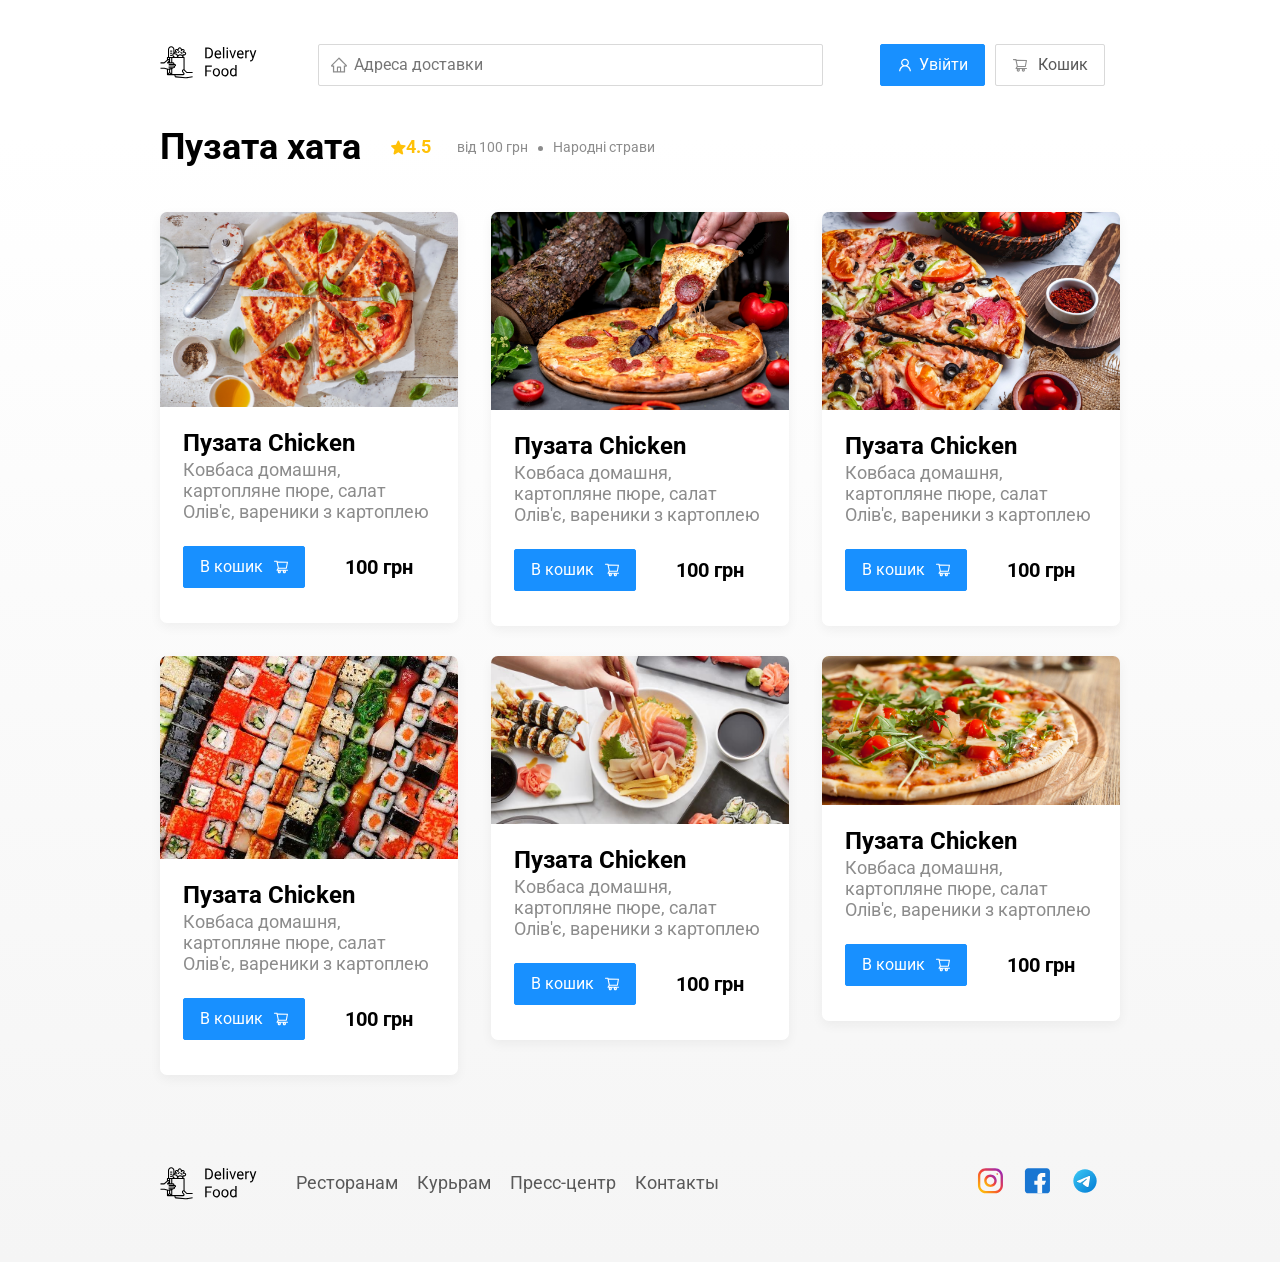
<file: restaraunt.html>
<!DOCTYPE html>
<html lang="ru">
  <head>
    <meta charset="UTF-8" />
    <meta name="viewport" content="width=device-width, initial-scale=1.0" />
    <title>QI Pizza - доставка їжі додому</title>
    <link rel="preconnect" href="https://fonts.googleapis.com" />
    <link rel="preconnect" href="https://fonts.gstatic.com" crossorigin />
    <link
      rel="stylesheet"
      href="https://fonts.googleapis.com/css2?family=Roboto:wght@400;700&display=swap"
    />
    <link
      rel="stylesheet"
      href="https://cdnjs.cloudflare.com/ajax/libs/animate.css/4.1.1/animate.min.css"
    />
    <link rel="stylesheet" href="css/style.css" />
    <link rel="stylesheet" href="css/normalize.css" />
  </head>
  <body>
    <div class="container">
      <header class="header">
        <a href="index.html" class="logo">
          <img src="img/logo.svg" alt="logo" class="logo" />
        </a>
        <input
          type="text"
          class="input input-address"
          placeholder="Адреса доставки"
        />
        <div class="buttons">
          <button class="button button-primary">
            <img src="img/user.svg" alt="user" class="button-icon" />
            <span class="button-text">Увійти</span>
          </button>
          <button class="button" id="cart-button">
            <img src="img/shopping-cart.svg" alt="user" class="button-icon" />
            <span class="button-text"> Кошик</span>
          </button>
        </div>
      </header>
    </div>
    <!-- /.container -->
    <main class="main">
      <div class="container">
        <section class="restaraunt">
          <div class="section-heading">
            <h2 class="section-title">Пузата хата</h2>
            <div class="card-info">
              <div class="rating">
                <img src="img/star.svg" alt="rating" class="rating-star" />
                4.5
              </div>
              <div class="price">від 100 грн</div>
              <div class="category">Народні страви</div>
            </div>
          </div>
          <div class="cards">
            <div
              class="card wow animate__animated animate__fadeInUp"
              data-wow-delay="0.2s"
            >
              <img src="img/card1.jpg" alt="card" class="card-image" />
              <div class="card-text">
                <div class="card-heading">
                  <h3 class="card-title card-title-reg">Пузата Chicken</h3>
                </div>
                <!-- /.card-heading -->
                <div class="card-info">
                  <div class="ingredietns">
                    Ковбаса домашня, картопляне пюре, салат Олів'є, вареники з
                    картоплею
                  </div>
                </div>

                <div class="card-buttons">
                  <button class="button button-primary">
                    <span class="button-card-text">В кошик</span>
                    <img
                      src="img/store.svg"
                      alt="shopping-cart"
                      class="card-button-image"
                    />
                  </button>
                  <strong class="card-price-bold">100 грн</strong>
                </div>
              </div>
              <!-- /.card-text -->
            </div>
            <!-- /.card -->

            <div
              class="card wow animate__animated animate__fadeInUp"
              data-wow-delay="0.4s"
            >
              <img src="img/card2.png" alt="card" class="card-image" />
              <div class="card-text">
                <div class="card-heading">
                  <h3 class="card-title card-title-reg">Пузата Chicken</h3>
                </div>
                <!-- /.card-heading -->
                <div class="card-info">
                  <div class="ingredietns">
                    Ковбаса домашня, картопляне пюре, салат Олів'є, вареники з
                    картоплею
                  </div>
                </div>

                <div class="card-buttons">
                  <button class="button button-primary">
                    <span class="button-card-text">В кошик</span>
                    <img
                      src="img/store.svg"
                      alt="shopping-cart"
                      class="card-button-image"
                    />
                  </button>
                  <strong class="card-price-bold">100 грн</strong>
                </div>
              </div>
              <!-- /.card-text -->
            </div>
            <!-- /.card -->

            <div
              class="card wow animate__animated animate__fadeInUp"
              data-wow-delay="0.6s"
            >
              <img src="img/card3.png" alt="card" class="card-image" />
              <div class="card-text">
                <div class="card-heading">
                  <h3 class="card-title card-title-reg">Пузата Chicken</h3>
                </div>
                <!-- /.card-heading -->
                <div class="card-info">
                  <div class="ingredietns">
                    Ковбаса домашня, картопляне пюре, салат Олів'є, вареники з
                    картоплею
                  </div>
                </div>

                <div class="card-buttons">
                  <button class="button button-primary">
                    <span class="button-card-text">В кошик</span>
                    <img
                      src="img/store.svg"
                      alt="shopping-cart"
                      class="card-button-image"
                    />
                  </button>
                  <strong class="card-price-bold">100 грн</strong>
                </div>
              </div>
              <!-- /.card-text -->
            </div>
            <!-- /.card -->

            <div
              class="card wow animate__animated animate__fadeInUp"
              data-wow-delay="0.2s"
            >
              <img src="img/card4.png" alt="card" class="card-image" />
              <div class="card-text">
                <div class="card-heading">
                  <h3 class="card-title card-title-reg">Пузата Chicken</h3>
                </div>
                <!-- /.card-heading -->
                <div class="card-info">
                  <div class="ingredietns">
                    Ковбаса домашня, картопляне пюре, салат Олів'є, вареники з
                    картоплею
                  </div>
                </div>

                <div class="card-buttons">
                  <button class="button button-primary">
                    <span class="button-card-text">В кошик</span>
                    <img
                      src="img/store.svg"
                      alt="shopping-cart"
                      class="card-button-image"
                    />
                  </button>
                  <strong class="card-price-bold">100 грн</strong>
                </div>
              </div>
              <!-- /.card-text -->
            </div>
            <!-- /.card -->

            <div
              class="card wow animate__animated animate__fadeInUp"
              data-wow-delay="0.4s"
            >
              <img src="img/card5.png" alt="card" class="card-image" />
              <div class="card-text">
                <div class="card-heading">
                  <h3 class="card-title card-title-reg">Пузата Chicken</h3>
                </div>
                <!-- /.card-heading -->
                <div class="card-info">
                  <div class="ingredietns">
                    Ковбаса домашня, картопляне пюре, салат Олів'є, вареники з
                    картоплею
                  </div>
                </div>

                <div class="card-buttons">
                  <button class="button button-primary">
                    <span class="button-card-text">В кошик</span>
                    <img
                      src="img/store.svg"
                      alt="shopping-cart"
                      class="card-button-image"
                    />
                  </button>
                  <strong class="card-price-bold">100 грн</strong>
                </div>
              </div>
              <!-- /.card-text -->
            </div>
            <!-- /.card -->

            <div
              class="card wow animate__animated animate__fadeInUp"
              data-wow-delay="0.6s"
            >
              <img src="img/card6.png" alt="card" class="card-image" />
              <div class="card-text">
                <div class="card-heading">
                  <h3 class="card-title card-title-reg">Пузата Chicken</h3>
                </div>
                <!-- /.card-heading -->
                <div class="card-info">
                  <div class="ingredietns">
                    Ковбаса домашня, картопляне пюре, салат Олів'є, вареники з
                    картоплею
                  </div>
                </div>

                <div class="card-buttons">
                  <button class="button button-primary">
                    <span class="button-card-text">В кошик</span>
                    <img
                      src="img/store.svg"
                      alt="shopping-cart"
                      class="card-button-image"
                    />
                  </button>
                  <strong class="card-price-bold">100 грн</strong>
                </div>
              </div>
              <!-- /.card-text -->
            </div>
            <!-- /.card -->
          </div>
          <!-- /.cards -->
        </section>
      </div>
      <!-- /.container -->
      <footer class="footer">
        <div class="container">
          <div class="footer-block">
            <img src="img/logo.svg" alt="logo" class="logo footer-logo" />
            <nav class="footer-nav">
              <a href="" class="footer-link">Ресторанам</a>
              <a href="" class="footer-link">Курьрам</a>
              <a href="" class="footer-link">Пресс-центр</a>
              <a href="" class="footer-link">Контакты</a>
            </nav>
            <div class="social-links">
              <a href="" class="social-link"
                ><img src="img/Inst.svg" alt="instagram"
              /></a>
              <a href="" class="social-link"
                ><img src="img/Facebook.svg" alt="facebook"
              /></a>
              <a href="" class="social-link"
                ><img src="img/telegram.svg" alt="telegram"
              /></a>
            </div>
          </div>
          <!-- /.footer-block -->
        </div>
      </footer>

      <div class="modal">
        <div class="modal-dialog">
          <div class="modal-header">
            <h3 class="modal-title">Кошик</h3>
            <button class="close">&times;</button>
          </div>
          <div class="modal-body">
            <div class="food-row">
              <span class="food-name"
                >Ковбаса домашня, картопляне пюре, салат Олів'є</span
              >
              <strong class="food-price">250</strong>
              <div class="food-counter">
                <button class="counter-button">-</button>
                <span class="counter">1</span>
                <button class="counter-button">+</button>
              </div>
            </div>
            <!-- /.foods-row -->
            <div class="food-row">
              <span class="food-name"
                >Ковбаса домашня, картопляне пюре, салат Олів'є</span
              >
              <strong class="food-price">250</strong>
              <div class="food-counter">
                <button class="counter-button">-</button>
                <span class="counter">1</span>
                <button class="counter-button">+</button>
              </div>
            </div>
            <!-- /.foods-row -->
            <div class="food-row">
              <span class="food-name"
                >Ковбаса домашня, картопляне пюре, салат Олів'є</span
              >
              <strong class="food-price">250</strong>
              <div class="food-counter">
                <button class="counter-button">-</button>
                <span class="counter">1</span>
                <button class="counter-button">+</button>
              </div>
            </div>
            <!-- /.foods-row -->
            <div class="food-row">
              <span class="food-name"
                >Ковбаса домашня, картопляне пюре, салат Олів'є</span
              >
              <strong class="food-price">250</strong>
              <div class="food-counter">
                <button class="counter-button">-</button>
                <span class="counter">1</span>
                <button class="counter-button">+</button>
              </div>
            </div>
            <!-- /.foods-row -->
            <div class="food-row">
              <span class="food-name"
                >Ковбаса домашня, картопляне пюре, салат Олів'є</span
              >
              <strong class="food-price">250</strong>
              <div class="food-counter">
                <button class="counter-button">-</button>
                <span class="counter">1</span>
                <button class="counter-button">+</button>
              </div>
            </div>
            <!-- /.foods-row -->
          </div>
          <!-- /.modal-body -->
          <div class="modal-footer">
            <span class="modal-pricetag">1250</span>
            <div class="footer-buttons">
              <button class="button button-primary">Оформить заказ</button>
              <button class="button">Отмена</button>
            </div>
          </div>
          <!-- /.modal-footer -->
        </div>
        <!-- /.modal-dialog -->
      </div>
    </main>
    <script src="js/wow.min.js"></script>
    <script src="js/main.js"></script>
  </body>
</html>
</file>
<file: css/style.css>
* {
  box-sizing: border-box;
}
body {
  font-family: "Roboto", sans-serif;
  padding-top: 44px;
}
.container {
  max-width: 1200px;
  margin: auto;
}
.header {
  display: flex;
  align-items: center;
  justify-content: space-between;
  margin-bottom: 40px;
}
.input {
  background: #ffffff;
  border: 1px solid #d9d9d9;
  border-radius: 2px;
  font-size: 16px;
  line-height: 24px;
  padding: 8px;
  padding-left: 35px;
  background-repeat: no-repeat;
  background-position: left 11px center;
}
.input-address {
  flex: 0.8;
  background-image: url(../img/home.svg);
}
.input-search {
  background-image: url(../img/search.svg);
  width: 300px;
  margin-left: auto;
}
.buttons {
  display: flex;
  align-items: center;
}
.button {
  display: flex;
  align-items: center;
  padding: 8px 16px;
  background: #ffffff;
  border: 1px solid #d9d9d9;
  box-sizing: border-box;
  box-shadow: 0px 0px 2px rgba(0, 0, 0, 0.0015);
  border-radius: 2px;
  color: #595959;
  font-size: 16px;
  line-height: 24px;
}
.button-auth:hover,
.button-out:hover,
.button-login:hover,
.button-primary:hover {
  background: #fcfcfc;
  color: #7a7a7a;
  border: 1px solid #dcdcdc;
}
.button-auth:hover img,
.button-out:hover img {
  content: url(/img/userBlack.svg);
  width: 16px;
  height: 18px;
}

#cart-button {
  margin-right: 15px;
}

.user-name {
  font-weight: 700;
  margin-right: 10px;
}
.button-primary {
  background: #1890ff;
  border: 1px solid #1890ff;
  color: #ffffff;
  margin-right: 10px;
  cursor: pointer;
}
.button-icon {
  margin-right: 6px;
  vertical-align: middle;
}
.button-card-text {
  margin-right: 10px;
}
.button-text {
  vertical-align: middle;
}
.footer-login {
  display: flex;
  flex-direction: row;
  width: 100%;
  justify-content: flex-end;
}
.button-login {
  background: #1890ff;
  border: 1px solid #1890ff;
  color: #ffffff;
}
.promo {
  box-shadow: 0px 7px 12px rgba(158, 158, 163, 0.1);
  background: #fff1b8 url(../img/pngegg.png) no-repeat right 20px / 550px;
  border-radius: 10px;
  padding: 68px 70px;
  margin-bottom: 56px;
}
.pizza {
  background: #fff1b8 url(../img/promo/pngegg.png) no-repeat right 20px / 550px;
}
.kebab {
  background: #b8e5ff url(../img/promo/kebab.png) no-repeat right 20px / 550px;
}
.vegetables {
  background: #b8ffc7 url(../img/promo/vegetables.png) no-repeat right 0 / 850px;
}
.sushi {
  background: #ffb8ff url(../img/promo/sushi.png) no-repeat right 20px / 550px;
}
.promo-title {
  font-style: normal;
  font-weight: 700;
  font-size: 39px;
  line-height: 46px;
  color: #302c34;
}
.promo-text {
  max-width: 538px;
  font-style: normal;
  font-weight: 400;
  font-size: 24px;
  line-height: 28px;
  color: #302c34;
}
.section-heading {
  display: flex;
  align-items: center;
  margin-bottom: 44px;
}
.section-title {
  font-family: "Roboto";
  font-style: normal;
  font-weight: 700;
  font-size: 36px;
  line-height: 42px;
  margin: 0;
  color: #000000;
  margin-right: 30px;
}
.cards {
  display: flex;
  align-items: flex-start;
  flex-wrap: wrap;
  justify-content: space-between;
}
.card {
  cursor: pointer;
  background: #ffffff;
  box-shadow: 0px 4px 12px rgba(0, 0, 0, 0.05);
  border-radius: 7px;
  overflow: hidden;
  margin-bottom: 30px;
  flex-basis: 31%;
  text-decoration: none;
}
.card-image {
  max-width: 100%;
  max-height: 100%;
  display: block;
  margin-left: auto;
  margin-right: auto;
  object-fit: cover;
}
.card-text {
  padding: 20px 23px 35px 23px;
}

.card-heading {
  display: flex;
  align-items: center;
  justify-content: space-between;
}
.card-title {
  margin: 0;
  font-style: normal;
  font-weight: 700;
  font-size: 24px;
  line-height: 32px;
}
.card-title-reg {
  font-style: 400;
}
.card-tag {
  font-style: normal;
  font-weight: normal;
  font-size: 12px;
  line-height: 20px;
  color: #ffffff;

  background: #262626;
  border-radius: 2px;
  padding: 1px 8px;
}
.card-info {
  display: flex;
  align-items: center;
  flex-wrap: wrap;
}
.card-buttons {
  display: flex;
  align-items: center;
  margin-top: 24px;
}
.card-price-bold {
  font-weight: bold;
  font-size: 20px;
  line-height: 32px;
  margin-left: 30px;
}
.rating {
  margin-right: 26px;
  color: #ffc107;
  font-weight: 700;
  font-size: 18px;
  line-height: 32px;
  display: flex;
}
.price,
.category {
  font-weight: 400;
  font-size: 18px;
  line-height: 32px;
  color: #8c8c8c;
  text-overflow: ellipsis;
  overflow: hidden;
  white-space: nowrap;
  max-width: 150px;
}
.price {
  margin-right: 10px;
}
.ingredietns {
  font-size: 18px;
  line-height: 21px;
  color: #8c8c8c;
}
.price:after {
  content: "";
  width: 5px;
  height: 5px;
  background-color: #8c8c8c;
  display: inline-block;
  vertical-align: middle;
  border-radius: 50%;
  margin-left: 10px;
}
.main {
  background: linear-gradient(
    180deg,
    rgba(245, 245, 245, 0) 1.04%,
    #f5f5f5 100%
  );
}

.footer {
  padding: 60px 0;
}

.footer-block {
  display: flex;
  align-items: center;
  justify-content: space-between;
}
.footer-nav {
  margin-right: auto;
  margin-left: 35px;
}
.footer-link {
  display: inline-block;
  color: #595959;
  text-decoration: none;
  font-style: normal;
  font-weight: 400;
  font-size: 18px;
  line-height: 21px;
}
.footer-link:not(:last-child) {
  margin-right: 15px;
}
.social-links {
  display: flex;
  align-items: center;
}
.social-link:not(last-child) {
  margin-right: 21px;
}

.modal {
  position: fixed;
  left: 0;
  top: 0;
  width: 100%;
  height: 100%;
  background: rgba(0, 0, 0, 0.4);
  display: none;
}
.is-open {
  display: flex;
}
.modal-dialog {
  max-width: 780px;
  width: 95%;
  background: #ffffff;
  border-radius: 5px;
  margin: auto;
  padding: 40px 45px;
}
.modal-header {
  display: flex;
  align-items: center;
  justify-content: space-between;
  margin-bottom: 45px;
}
.modal-title {
  margin: 0;
  font-weight: bold;
  font-size: 36px;
  line-height: 42px;
}

.close {
  font-size: 36px;
  border: none;
  background-color: transparent;
}
.close-auth {
  display: flex;
  width: 100%;
  justify-content: flex-end;
}
.modal-dialog-auth {
  width: auto;
}

.modal-auth-container {
  display: flex;
  flex-direction: column;
}
.modal-auth-item {
  margin: 20px 0;
  display: flex;
  padding-left: 25px;
  padding-right: 25px;
}
.modal-auth-item span {
  padding-right: 8px;
}
#login {
  margin-left: 14px;
}
.button-login {
  margin-top: 45px;
}

.food-row {
  display: flex;
  align-items: flex-start;
  justify-content: space-between;
  padding-bottom: 8px;
  border-bottom: 1px solid #d9d9d9;
  margin-bottom: 15px;
}
.food-name {
  font-weight: bold;
  font-size: 18px;
  line-height: 32px;
}

.food-price {
  margin-left: auto;
  margin-right: 47px;
  font-weight: bold;
  font-size: 20px;
  line-height: 32px;
}
.food-counter {
  display: flex;
  align-items: center;
}

.counter-button {
  display: flex;
  align-items: center;
  justify-content: center;
  width: 39px;
  height: 32px;
  background: #ffffff;
  box-sizing: border-box;
  border: 1px solid #40a9ff;
  border-radius: 2px;
  font-weight: normal;
  font-size: 14px;
  line-height: 22px;
  color: #40a9ff;
}
.counter {
  font-size: 16px;
  line-height: 24px;
  margin-left: 10px;
  margin-right: 10px;
}

.modal-footer {
  display: flex;
  align-items: center;
  justify-content: space-between;
}
.footer-buttons {
  display: flex;
  align-items: center;
}
.modal-pricetag {
  background: #262626;
  border-radius: 5px;
  color: #ffffff;
  padding: 15px 20px;
  font-size: 20px;
  line-height: 23px;
}
.hide * {
  display: none;
}
.red {
  background-color: lightpink;
}
.swiper {
  z-index: 0;
}

@media (max-width: 1366px) {
  .container {
    max-width: 960px;
  }
  .promo {
    background-position: right -51px;
    background-size: 400px;
  }
  .kebab {
    background: #b8e5ff url(../img/promo/kebab.png) no-repeat right 67px / 537px;
  }
  .vegetables {
    background: #b8ffc7 url(../img/promo/vegetables.png) no-repeat right 0 /
      850px;
  }
  .sushi {
    background: #ffb8ff url(../img/promo/sushi.png) no-repeat right 20px / 550px;
  }
  .card .rating {
    margin-right: 15px;
  }
  .category,
  .price {
    font-size: 14px;
  }
}
@media (max-width: 992px) {
  .container {
    max-width: 750px;
  }
  .promo {
    padding: 50px;
    background-position: top 300px;
    background-size: 380px;
  }
  .kebab {
    background: #b8e5ff url(../img/promo/kebab.png) no-repeat right -5px / 472px;
  }
  .vegetables {
    background: #b8ffc7 url(../img/promo/vegetables.png) no-repeat right 0 /
      726px;
  }
  .sushi {
    background: #ffb8ff url(../img/promo/sushi.png) no-repeat right 60px / 381px;
  }
  .promo-text {
    font-size: 18px;
    max-width: 400px;
  }
  .card {
    flex-basis: 49%;
  }
  .footer-link {
    font-size: 16px;
  }
}
@media (max-width: 768px) {
  .container {
    max-width: 560px;
  }
  .card-info {
    flex-wrap: wrap;
  }
  .card .rating {
    flex-basis: 100%;
  }
  .card-title {
    font-size: 18px;
  }
  .promo {
    background: #fff1b8 url(../img/pngegg2.png) no-repeat right 20px / 550px;
    background-position: top -3px right -182px;
    background-size: 346px;
  }
  .kebab {
    background: #b8e5ff url(../img/promo/kebab.png) no-repeat right 46px / 346px;
  }
  .vegetables {
    background: #b8ffc7 url(../img/promo/vegetables.png) no-repeat right 0 /
      726px;
  }
  .sushi {
    background: #ffb8ff url(../img/promo/sushi.png) no-repeat right 57px / 319px;
  }
  .promo-title {
    font-size: 24px;
    line-height: 1.4;
  }
  .promo-text {
    margin-top: 0;
  }
}
@media (max-width: 578px) {
  .container {
    width: 90%;
  }
  .header {
    flex-wrap: wrap;
  }
  .input-address {
    order: 5;
    margin-top: 15px;
    flex: 1;
  }
  .promo {
    background-image: none;
  }
  .promo-title {
    margin-bottom: 10px;
  }
  .section-title {
    font-size: 20px;
  }
  .card {
    flex-basis: 100%;
  }
  .card-image {
    width: 100%;
  }
  .footer {
    padding: 30px 0;
  }
  .footer-block {
    align-items: flex-start;
  }
  .footer-nav {
    order: 0;
    margin-right: 0;
    margin-left: 0;
    display: flex;
    flex-direction: column;
  }
  .footer-logo {
    margin-right: 15px;
    order: 1;
  }
  .social-links {
    order: 2;
  }
  #logInForm {
    width: 100%;
  }
  .modal-dialog-auth {
    width: 100%;
  }
}
@media (max-width: 480px) {
  .button-text {
    display: none;
  }
  .button-icon {
    margin: 0;
  }
  .button {
    min-height: 40px;
  }
  .promo {
    padding: 20px;
  }
  .section-heading {
    flex-wrap: wrap;
  }
  .footer-block {
    flex-wrap: wrap;
    flex-direction: column;
    align-items: center;
  }
  .footer-logo {
    order: 0;
    margin-bottom: 20px;
    margin-right: -8px;
  }
  .footer-nav {
    margin-bottom: 20px;
    text-align: center;
  }
  .footer-link:not(:last-child) {
    margin-right: 0;
  }
}
</file>
